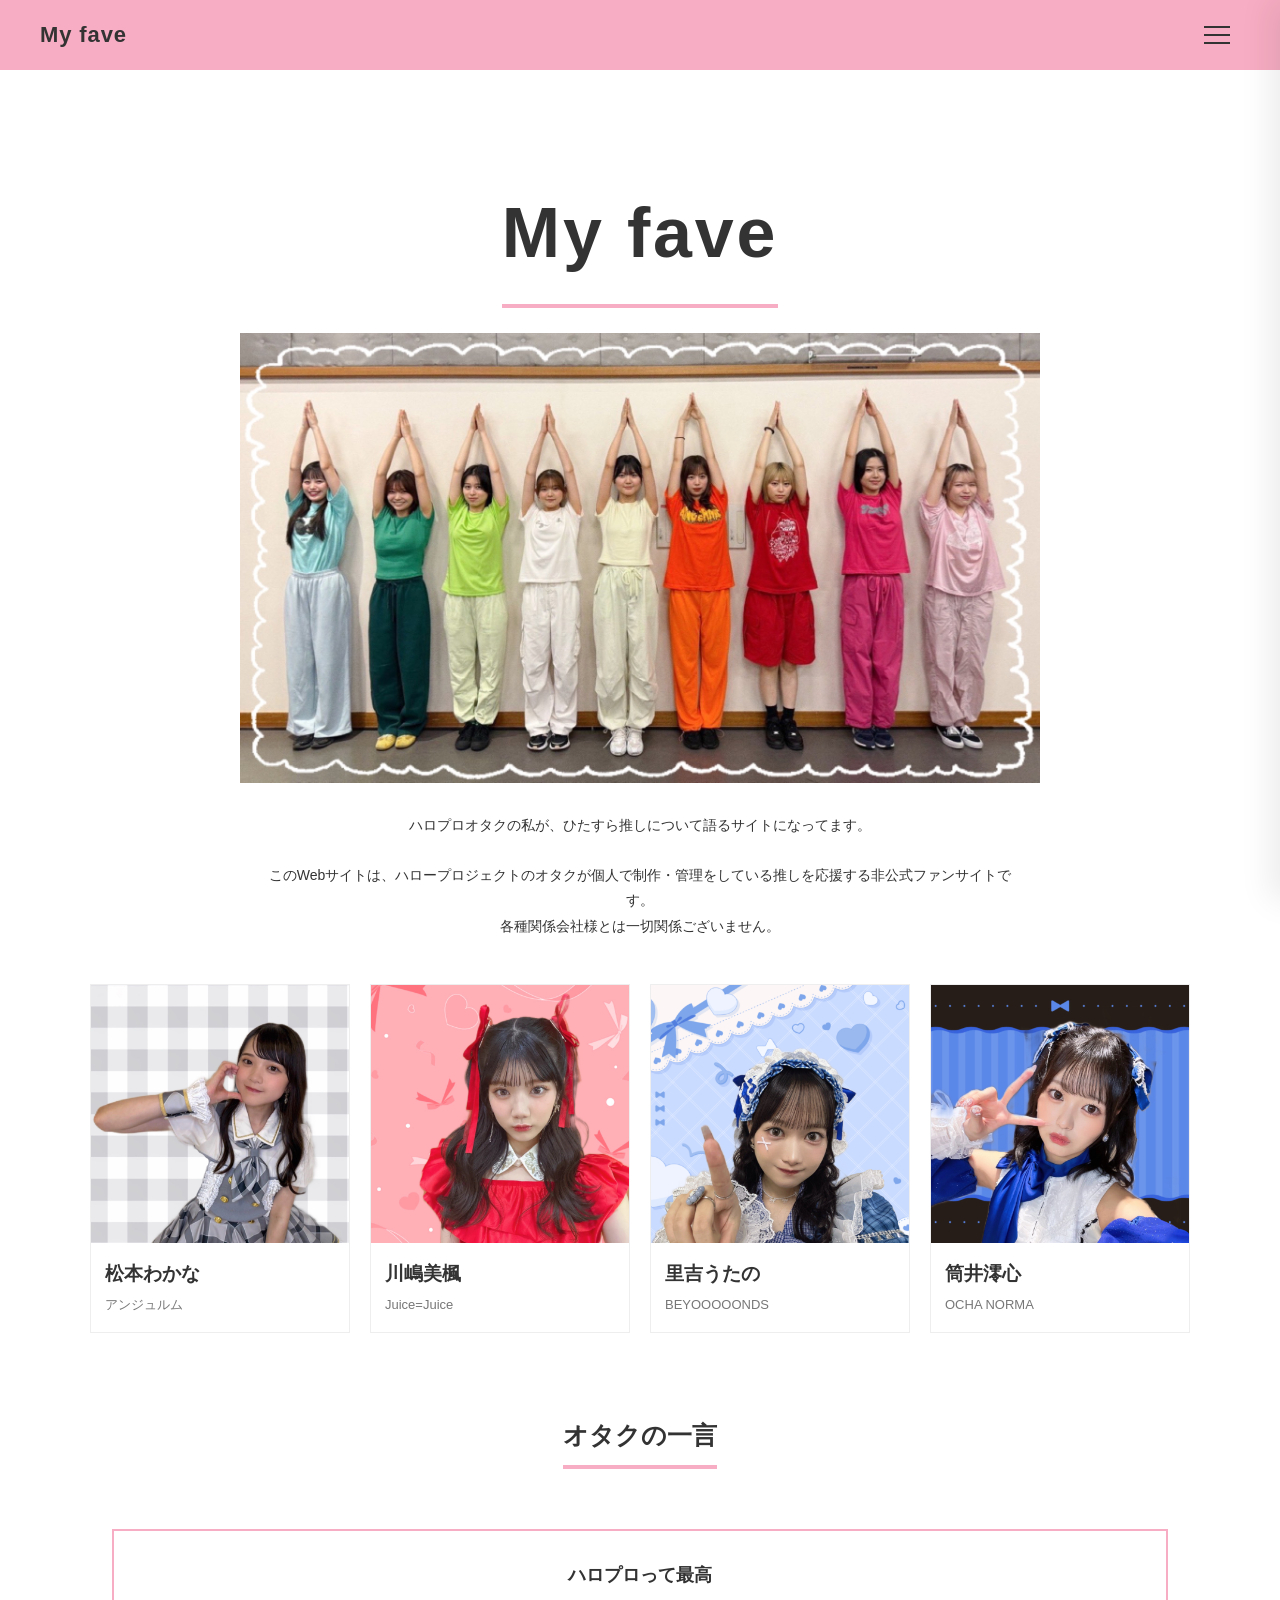
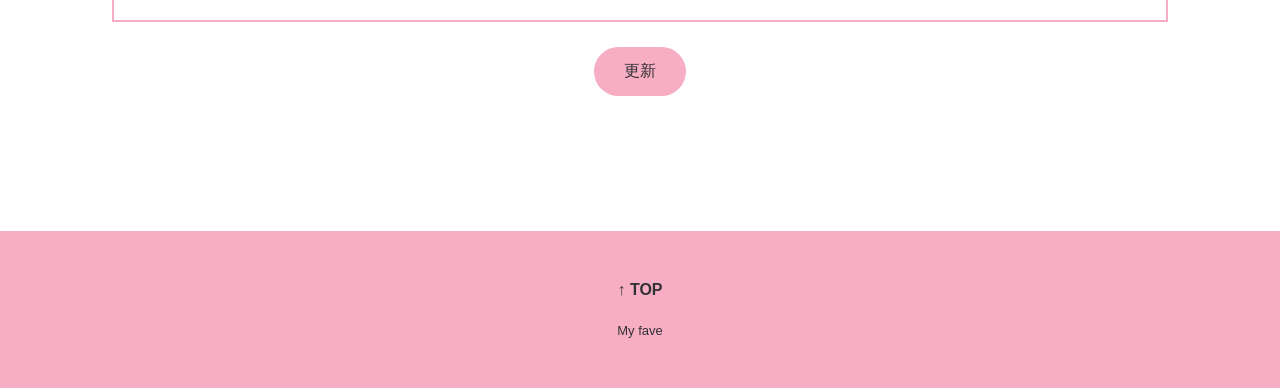
<file: index.html>
<!DOCTYPE html>
<html lang="ja">
<head>
  <meta charset="UTF-8">
  <meta name="viewport" content="width=device-width, initial-scale=1.0">
  <title>My fave</title>
  <link rel="stylesheet" href="style.css">
</head>

<body>

  <!-- Loading -->
  <div id="loading-screen">
    <div id="loading-number">0</div>
  </div>

  <!-- Header -->
  <header class="site-header">
    <a href="index.html" class="site-logo">My fave</a>

    <button class="menu-button" id="menu-button" aria-label="メニュー">
      <span></span>
      <span></span>
      <span></span>
    </button>
  </header>

  <!-- Menu -->
  <nav class="menu-panel" id="menu-panel">
    <a href="index.html">TOP</a>
    <a href="wakana.html">松本わかな</a>
    <a href="mifu.html">川嶋美楓</a>
    <a href="utano.html">里吉うたの</a>
    <a href="roko.html">筒井澪心</a>
  </nav>

  <div class="menu-overlay" id="menu-overlay"></div>

  <main>

    <!-- Intro -->
    <section class="intro">

      <h1>My fave</h1>

      <!-- Intro image -->
      <div class="intro-image">
        <img src="IMG_6021.jpeg" alt="My fave">
      </div>

      <p>
        ハロプロオタクの私が、ひたすら推しについて語るサイトになってます。<br>
        <br>
        このWebサイトは、ハロープロジェクトのオタクが個人で制作・管理をしている推しを応援する非公式ファンサイトです。<br>
        各種関係会社様とは一切関係ございません。
      </p>

    </section>


    <!-- Members -->
    <section class="members">

      <a href="wakana.html" class="member-card member-wakana">
        <img src="IMG_6048.jpeg" alt="松本わかな">
        <h2>松本わかな</h2>
        <p>アンジュルム</p>
      </a>

      <a href="mifu.html" class="member-card member-mifu">
        <img src="IMG_6046.jpeg" alt="川嶋美楓">
        <h2>川嶋美楓</h2>
        <p>Juice=Juice</p>
      </a>

      <a href="utano.html" class="member-card member-utano">
        <img src="IMG_6047.jpeg" alt="里吉うたの">
        <h2>里吉うたの</h2>
        <p>BEYOOOOONDS</p>
      </a>

      <a href="roko.html" class="member-card member-roko">
        <img src="IMG_6045.jpeg" alt="筒井澪心">
        <h2>筒井澪心</h2>
        <p>OCHA NORMA</p>
      </a>

    </section>


    <!-- Otaku comment -->
    <section class="otaku-comment">

      <h2>オタクの一言</h2>

      <div class="comment-card">
        <p id="random-comment">
          ハロプロって最高
        </p>

        <button id="random-button" type="button">
          更新
        </button>
      </div>

    </section>

  </main>


  <!-- Footer -->
  <footer class="site-footer">
    <a href="#" class="top-link">↑ TOP</a>
    <p>My fave</p>
  </footer>


  <script src="script.js"></script>

</body>
</html>
</file>
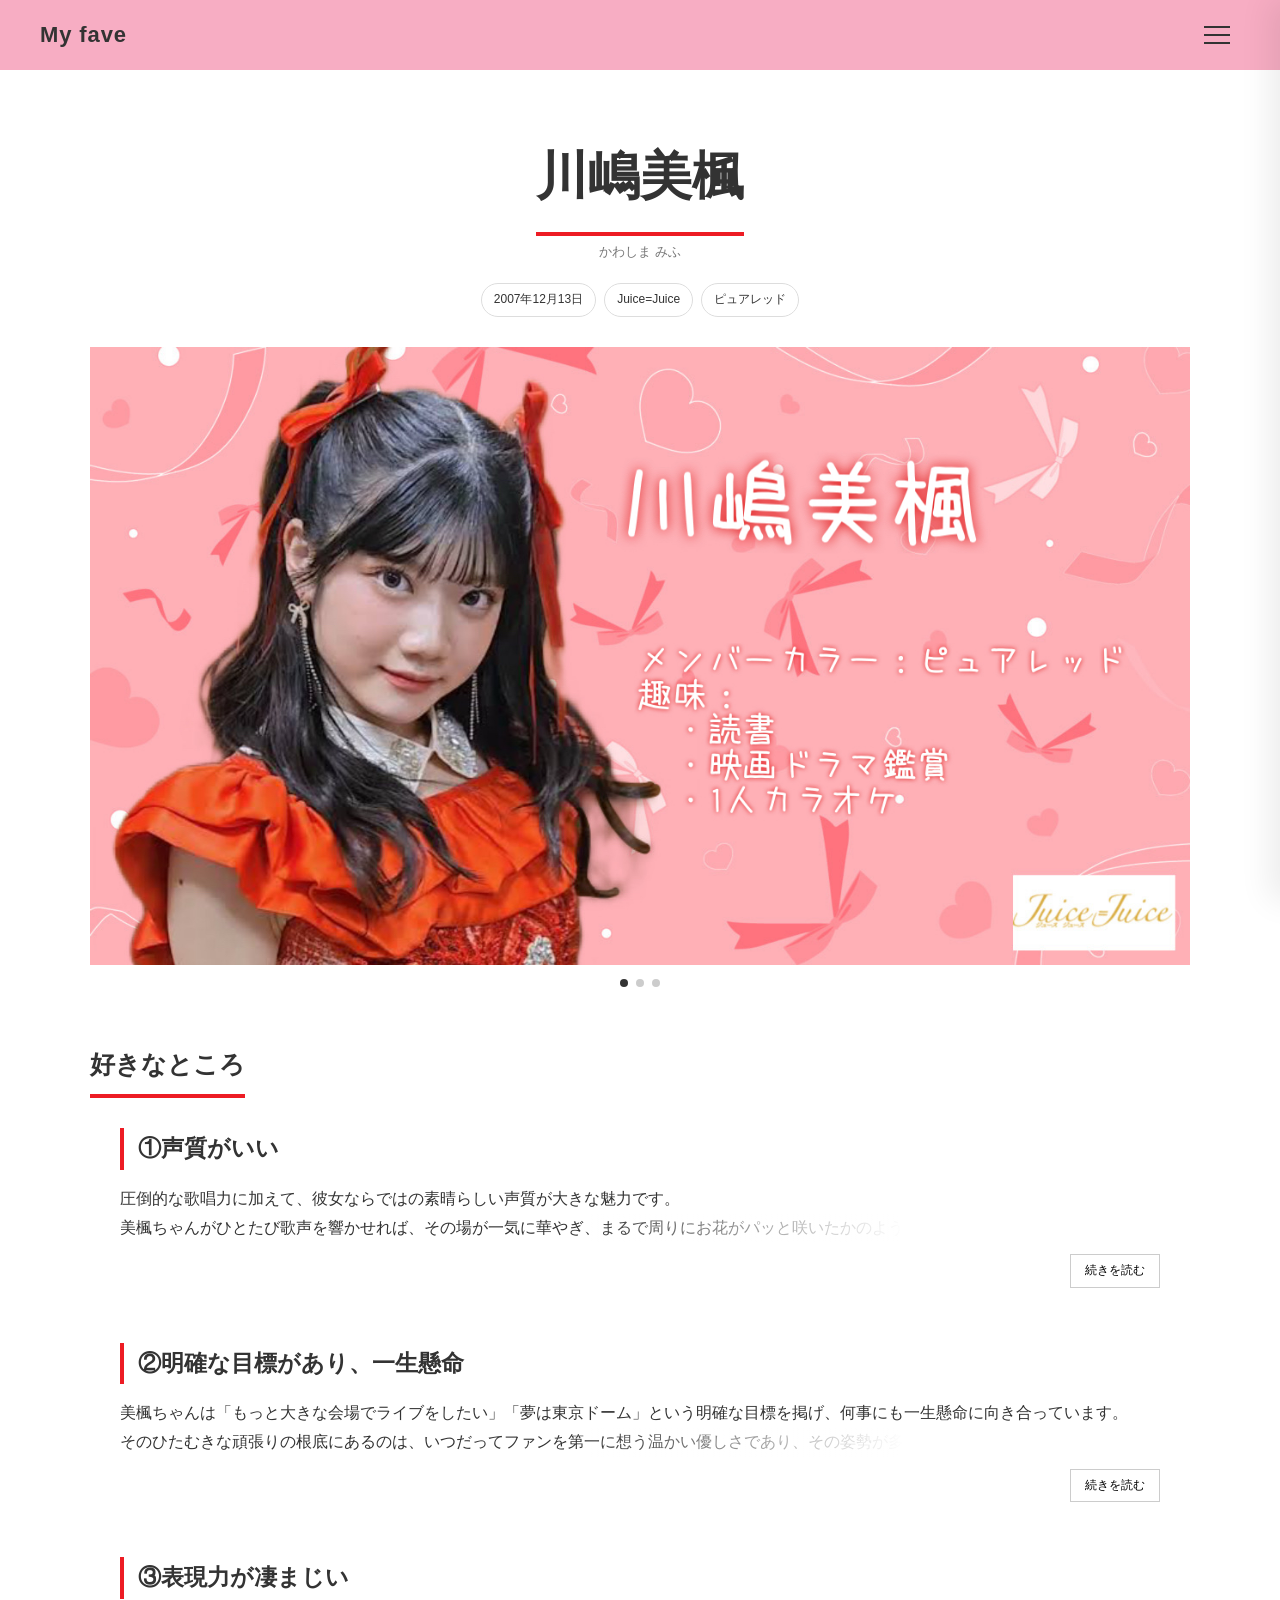
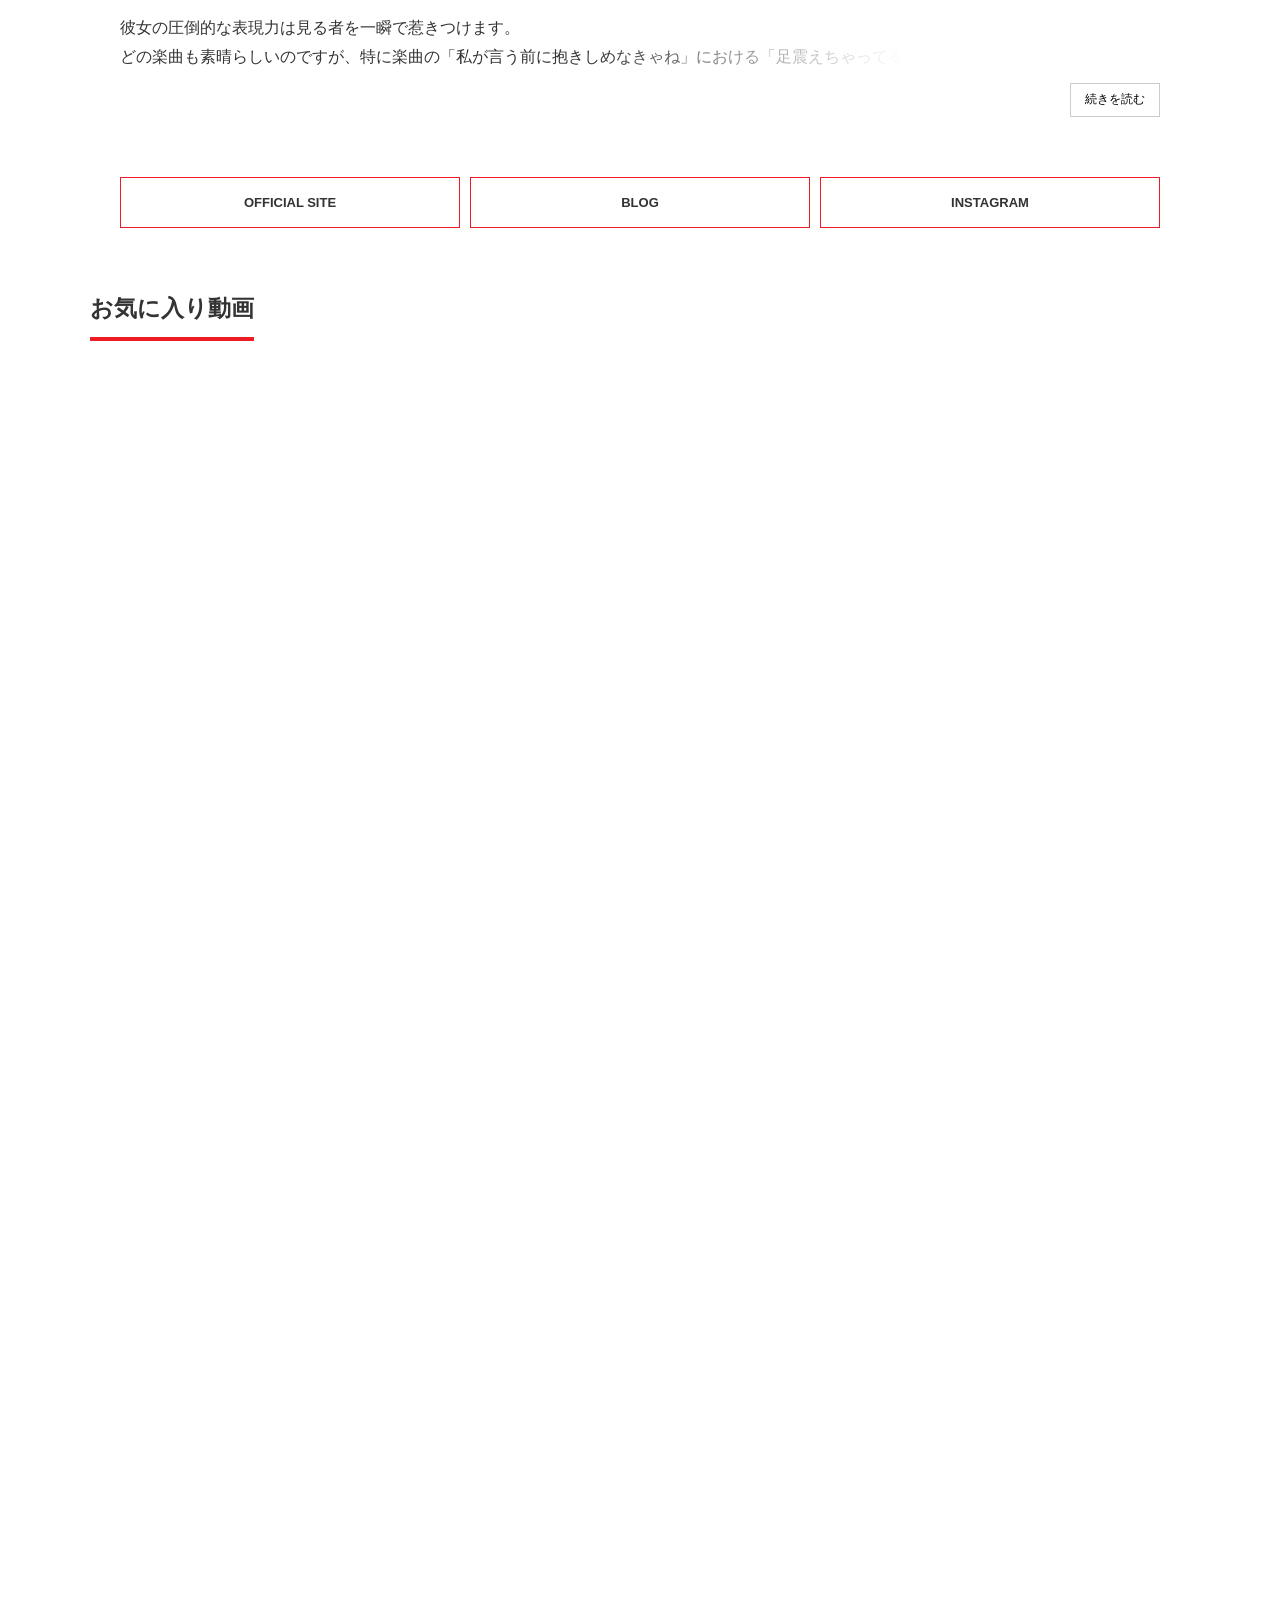
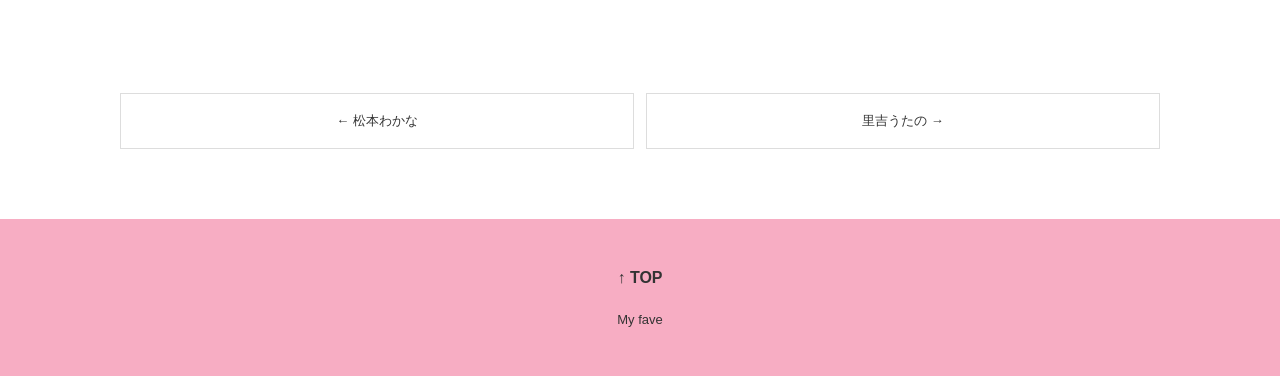
<file: mifu.html>
<!DOCTYPE html>
<html lang="ja">
<head>
  <meta charset="UTF-8">
  <meta name="viewport" content="width=device-width, initial-scale=1.0">
  <title>川嶋美楓 | My fave</title>
  <link rel="stylesheet" href="style.css">

  <style>
    :root {
      --member-color: #ed1c24;
    }

    .profile-header h1 {
      display: inline-block;
      padding-bottom: 8px;
      border-bottom: 4px solid #ed1c24;
    }

    .favorite-title {
      border-bottom-color: #ed1c24;
    }
  </style>
</head>

<body>

  <!-- Header -->
  <header class="site-header">
    <a href="index.html" class="site-logo">My fave</a>

    <button class="menu-button" id="menu-button" aria-label="メニュー">
      <span></span>
      <span></span>
      <span></span>
    </button>
  </header>


  <!-- Menu -->
  <nav class="menu-panel" id="menu-panel">
    <a href="index.html">TOP</a>
    <a href="wakana.html">松本わかな</a>
    <a href="mifu.html">川嶋美楓</a>
    <a href="utano.html">里吉うたの</a>
    <a href="roko.html">筒井澪心</a>
  </nav>

  <div class="menu-overlay" id="menu-overlay"></div>


  <main class="profile-main">

    <!-- Profile -->
    <section class="profile-header">

      <h1>川嶋美楓</h1>

      <p class="profile-reading">
        かわしま みふ
      </p>

      <div class="profile-info">
        <span>2007年12月13日</span>
        <span>Juice=Juice</span>
        <span>ピュアレッド</span>
      </div>

    </section>


    <!-- Carousel -->
    <section class="carousel" data-carousel>

      <div class="carousel-track">

        <div class="carousel-slide">
          <img src="IMG_6015.jpeg" alt="川嶋美楓">
        </div>

        <div class="carousel-slide">
          <img src="IMG_6010.jpeg" alt="川嶋美楓">
        </div>

        <div class="carousel-slide">
          <img src="IMG_6007.jpeg" alt="川嶋美楓">
        </div>

      </div>

      <button class="carousel-arrow carousel-prev" type="button">
        ‹
      </button>

      <button class="carousel-arrow carousel-next" type="button">
        ›
      </button>

      <div class="carousel-dots">
        <button class="carousel-dot active" type="button"></button>
        <button class="carousel-dot" type="button"></button>
        <button class="carousel-dot" type="button"></button>
      </div>

    </section>


    <!-- Favorite -->
    <h2 class="favorite-title">好きなところ</h2>


    <!-- Favorite 1 -->
    <section class="favorite-section">

      <h2>①声質がいい</h2>

      <div class="favorite-text collapsed">
        圧倒的な歌唱力に加えて、彼女ならではの素晴らしい声質が大きな魅力です。<br>
        美楓ちゃんがひとたび歌声を響かせれば、その場が一気に華やぎ、まるで周りにお花がパッと咲いたかのような明るい空気に包まれる気がします。<br>
        特に、楽曲「禁断少女」の落ちサビが魅力的でファンになりました。<br>
      </div>

      <button class="read-more" type="button">
        続きを読む
      </button>

    </section>


    <!-- Favorite 2 -->
    <section class="favorite-section">

      <h2>②明確な目標があり、一生懸命</h2>

      <div class="favorite-text collapsed">
        美楓ちゃんは「もっと大きな会場でライブをしたい」「夢は東京ドーム」という明確な目標を掲げ、何事にも一生懸命に向き合っています。<br>
        そのひたむきな頑張りの根底にあるのは、いつだってファンを第一に想う温かい優しさであり、その姿勢が多くの人を惹きつけています。<br>
      </div>

      <button class="read-more" type="button">
        続きを読む
      </button>

    </section>


    <!-- Favorite 3 -->
    <section class="favorite-section">

      <h2>③表現力が凄まじい</h2>

      <div class="favorite-text collapsed">
        彼女の圧倒的な表現力は見る者を一瞬で惹きつけます。<br>
        どの楽曲も素晴らしいのですが、特に楽曲の「私が言う前に抱きしめなきゃね」における「足震えちゃってる男子 Bye Bye」というフレーズの歌いこなしは、あまりにもヒロイン感が溢れていて最高です。<br>
      </div>

      <button class="read-more" type="button">
        続きを読む
      </button>

    </section>


    <!-- External links -->
    <section class="external-links">

      <a
        href="https://helloproject.com/juicejuice/mifu_kawashima/"
        target="_blank"
        rel="noopener">
        OFFICIAL SITE
      </a>

      <a
        href="https://ameblo.jp/juicejuice-official/theme-10118534647.html"
        target="_blank"
        rel="noopener">
        BLOG
      </a>

      <a
        href="https://www.instagram.com/mifu_kawashima.official/?utm_source=ig_web_button_share_sheet"
        target="_blank"
        rel="noopener">
        INSTAGRAM
      </a>

    </section>


    <!-- YouTube -->
    <section class="youtube-section">

      <h2>お気に入り動画</h2>

      <div class="youtube-box">
        <iframe
          src="https://www.youtube.com/embed/66T4PgpJDn8"
          title="川嶋美楓 YouTube"
          allowfullscreen>
        </iframe>
      </div>

      <div class="youtube-box">
        <iframe
          src="https://www.youtube.com/embed/RGDQLmLIsCY"
          title="川嶋美楓 YouTube"
          allowfullscreen>
        </iframe>
      </div>

    </section>


    <!-- Previous / Next -->
    <nav class="profile-navigation">

      <a href="wakana.html">
        ← 松本わかな
      </a>

      <a href="utano.html">
        里吉うたの →
      </a>

    </nav>

  </main>


  <!-- Footer -->
  <footer class="site-footer">

    <a href="#" class="top-link">
      ↑ TOP
    </a>

    <p>My fave</p>

  </footer>


  <script src="script.js"></script>

</body>
</html>
</file>
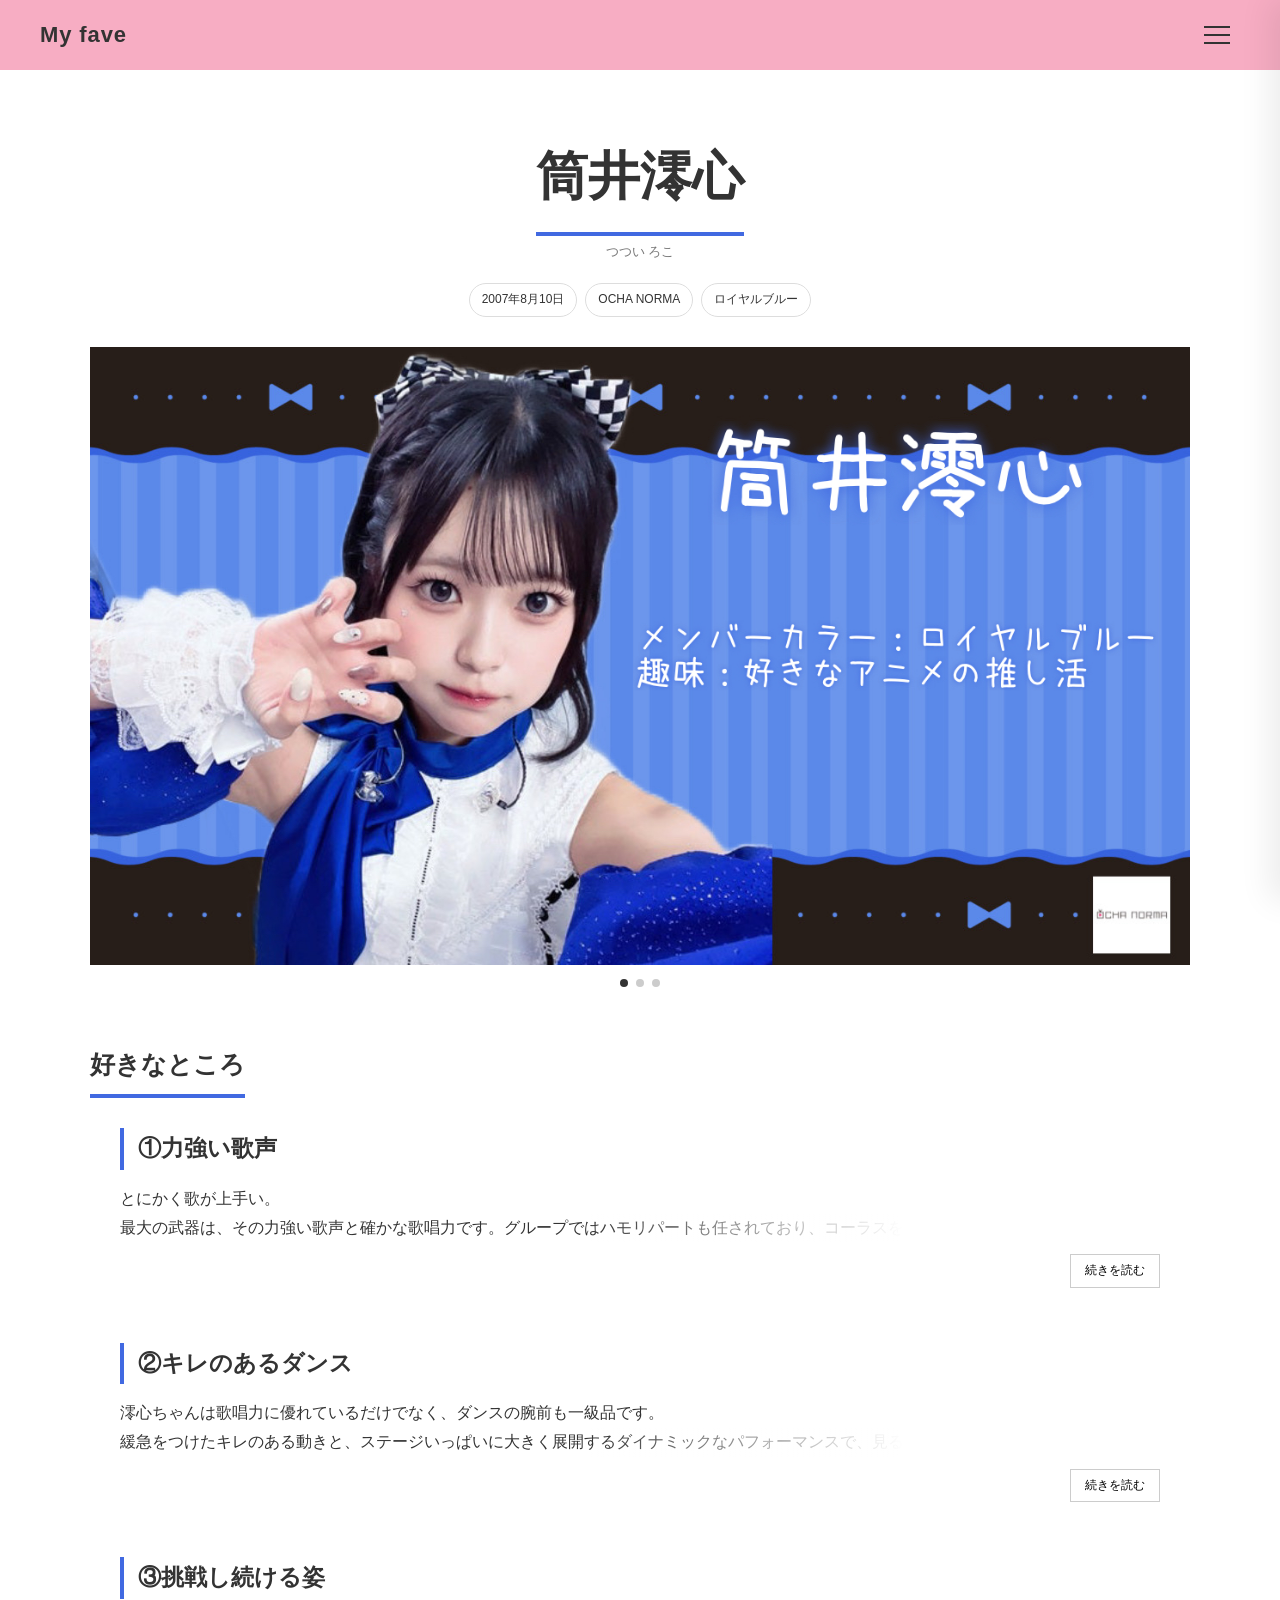
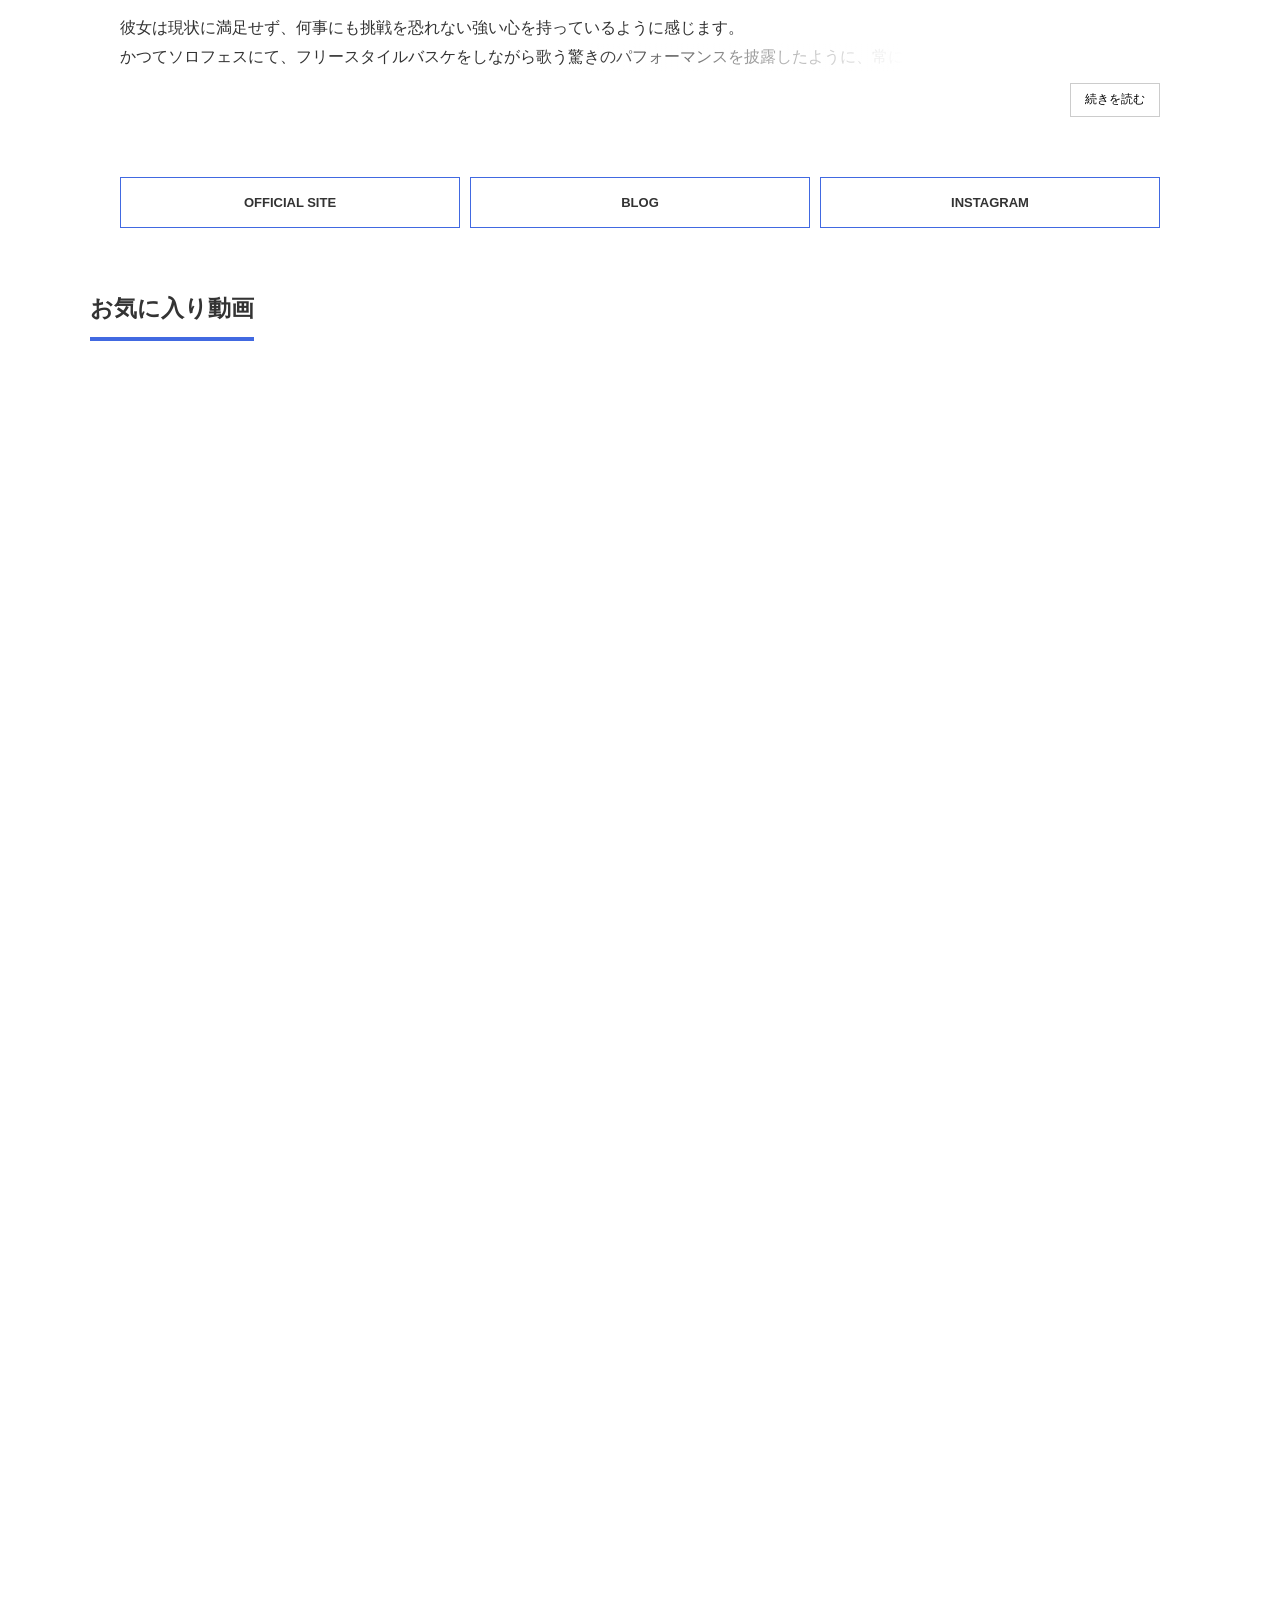
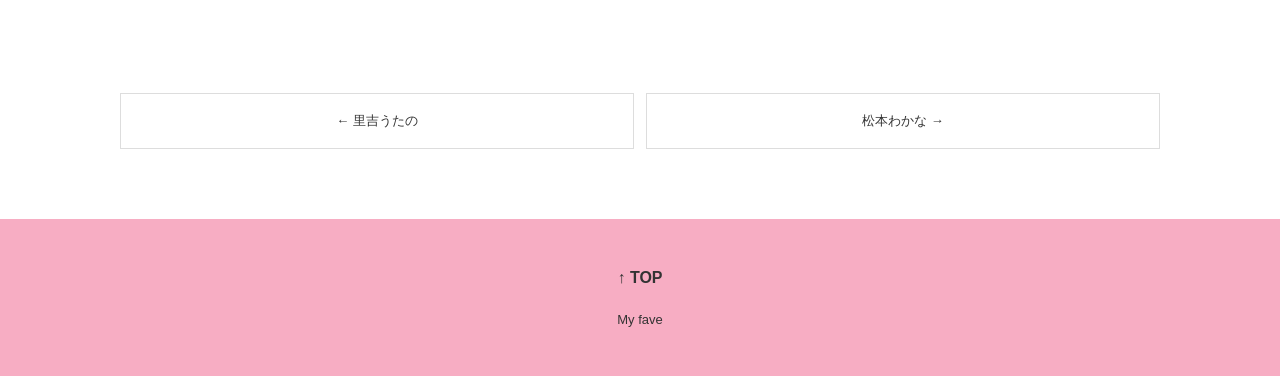
<file: roko.html>
<!DOCTYPE html>
<html lang="ja">
<head>
  <meta charset="UTF-8">
  <meta name="viewport" content="width=device-width, initial-scale=1.0">
  <title>筒井澪心 | My fave</title>
  <link rel="stylesheet" href="style.css">

  <style>
    :root {
      --member-color: #4169e1;
    }

    .profile-header h1 {
      display: inline-block;
      padding-bottom: 8px;
      border-bottom: 4px solid #4169e1;
    }

    .favorite-title {
      border-bottom-color: #4169e1;
    }
  </style>
</head>

<body>

  <!-- Header -->
  <header class="site-header">
    <a href="index.html" class="site-logo">My fave</a>

    <button class="menu-button" id="menu-button" aria-label="メニュー">
      <span></span>
      <span></span>
      <span></span>
    </button>
  </header>


  <!-- Menu -->
  <nav class="menu-panel" id="menu-panel">
    <a href="index.html">TOP</a>
    <a href="wakana.html">松本わかな</a>
    <a href="mifu.html">川嶋美楓</a>
    <a href="utano.html">里吉うたの</a>
    <a href="roko.html">筒井澪心</a>
  </nav>

  <div class="menu-overlay" id="menu-overlay"></div>


  <main class="profile-main">

    <!-- Profile -->
    <section class="profile-header">

      <h1>筒井澪心</h1>

      <p class="profile-reading">
        つつい ろこ
      </p>

      <div class="profile-info">
        <span>2007年8月10日</span>
        <span>OCHA NORMA</span>
        <span>ロイヤルブルー</span>
      </div>

    </section>


    <!-- Carousel -->
    <section class="carousel" data-carousel>

      <div class="carousel-track">

        <div class="carousel-slide">
          <img src="IMG_6008.jpeg" alt="筒井澪心">
        </div>

        <div class="carousel-slide">
          <img src="IMG_6016.jpeg" alt="筒井澪心">
        </div>

        <div class="carousel-slide">
          <img src="IMG_6011.jpeg" alt="筒井澪心">
        </div>

      </div>

      <button class="carousel-arrow carousel-prev" type="button">
        ‹
      </button>

      <button class="carousel-arrow carousel-next" type="button">
        ›
      </button>

      <div class="carousel-dots">
        <button class="carousel-dot active" type="button"></button>
        <button class="carousel-dot" type="button"></button>
        <button class="carousel-dot" type="button"></button>
      </div>

    </section>


    <!-- Favorite -->
    <h2 class="favorite-title">好きなところ</h2>


    <!-- Favorite 1 -->
    <section class="favorite-section">

      <h2>①力強い歌声</h2>

      <div class="favorite-text collapsed">
        とにかく歌が上手い。<br>
        最大の武器は、その力強い歌声と確かな歌唱力です。グループではハモリパートも任されており、コーラスを支える実力派の一人です。<br>
        特に、楽器の音がないアカペラで堂々と歌い上げる姿は、彼女の歌のうまさがダイレクトに伝わってきて圧倒的な聴きごたえがあります。<br>
      </div>

      <button class="read-more" type="button">
        続きを読む
      </button>

    </section>


    <!-- Favorite 2 -->
    <section class="favorite-section">

      <h2>②キレのあるダンス</h2>

      <div class="favorite-text collapsed">
        澪心ちゃんは歌唱力に優れているだけでなく、ダンスの腕前も一級品です。<br>
        緩急をつけたキレのある動きと、ステージいっぱいに大きく展開するダイナミックなパフォーマンスで、見る者を一瞬で引き込みます。<br>
        OCHA NORMA初の武道館ライブでかっこよすぎて泣いた。<br>
      </div>

      <button class="read-more" type="button">
        続きを読む
      </button>

    </section>


    <!-- Favorite 3 -->
    <section class="favorite-section">

      <h2>③挑戦し続ける姿</h2>

      <div class="favorite-text collapsed">
        彼女は現状に満足せず、何事にも挑戦を恐れない強い心を持っているように感じます。<br>
        かつてソロフェスにて、フリースタイルバスケをしながら歌う驚きのパフォーマンスを披露したように、常に新しいことに挑み続けるその姿からは、熱い野心と飽くなき向上心がひしひしと伝わってきます。<br>
      </div>

      <button class="read-more" type="button">
        続きを読む
      </button>

    </section>


    <!-- External links -->
    <section class="external-links">

      <a
        href="https://helloproject.com/ochanorma/roko_tsutsui/"
        target="_blank"
        rel="noopener">
        OFFICIAL SITE
      </a>

      <a
        href="https://ameblo.jp/ocha-norma/theme-10116081828.html"
        target="_blank"
        rel="noopener">
        BLOG
      </a>

      <a
        href="https://www.instagram.com/roko_tsutsui.official/?utm_source=ig_web_button_share_sheet"
        target="_blank"
        rel="noopener">
        INSTAGRAM
      </a>

    </section>


    <!-- YouTube -->
    <section class="youtube-section">

      <h2>お気に入り動画</h2>

      <div class="youtube-box">
        <iframe
          src="https://www.youtube.com/embed/w0e8b3ILfT8"
          title="筒井澪心 YouTube"
          allowfullscreen>
        </iframe>
      </div>

      <div class="youtube-box">
        <iframe
          src="https://www.youtube.com/embed/YlQEhapgvd4"
          title="筒井澪心 YouTube"
          allowfullscreen>
        </iframe>
      </div>

    </section>


    <!-- Previous / Next -->
    <nav class="profile-navigation">

      <a href="utano.html">
        ← 里吉うたの
      </a>

      <a href="wakana.html">
        松本わかな →
      </a>

    </nav>

  </main>


  <!-- Footer -->
  <footer class="site-footer">

    <a href="#" class="top-link">
      ↑ TOP
    </a>

    <p>My fave</p>

  </footer>


  <script src="script.js"></script>

</body>
</html>
</file>
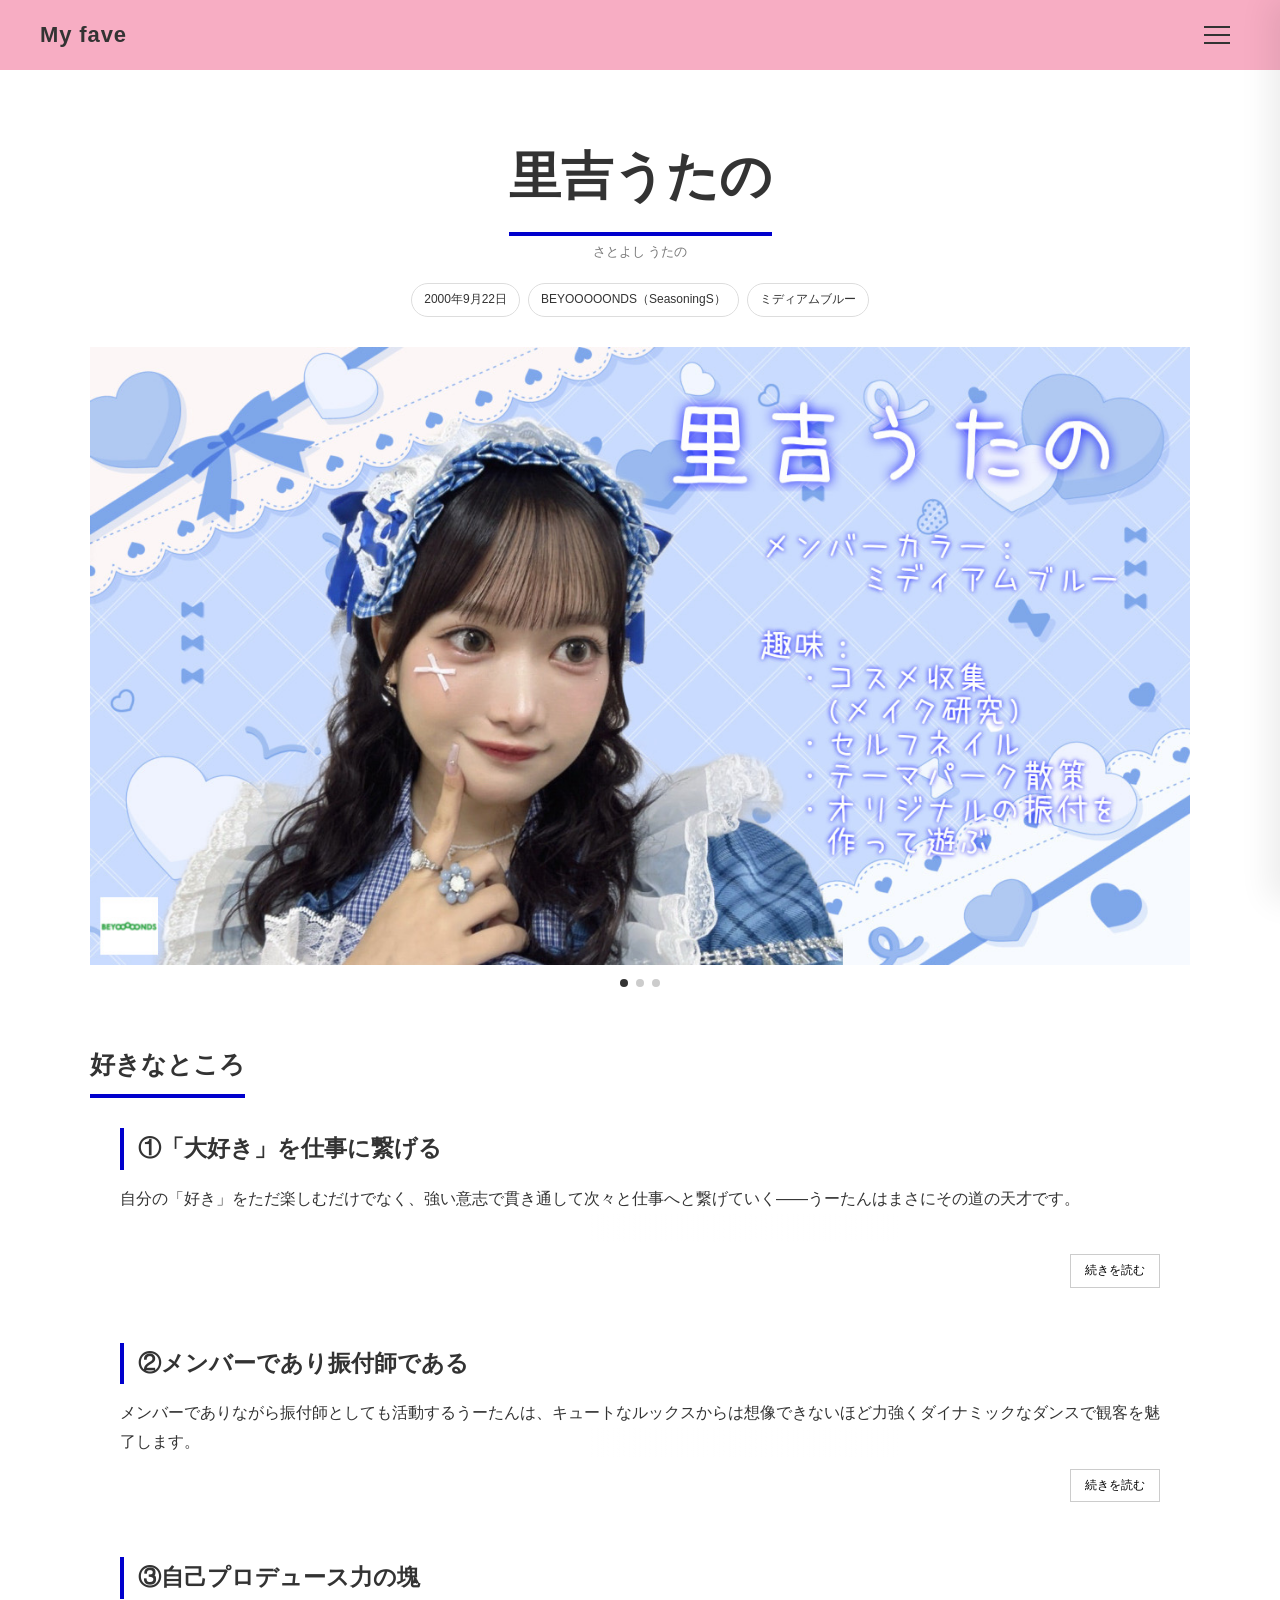
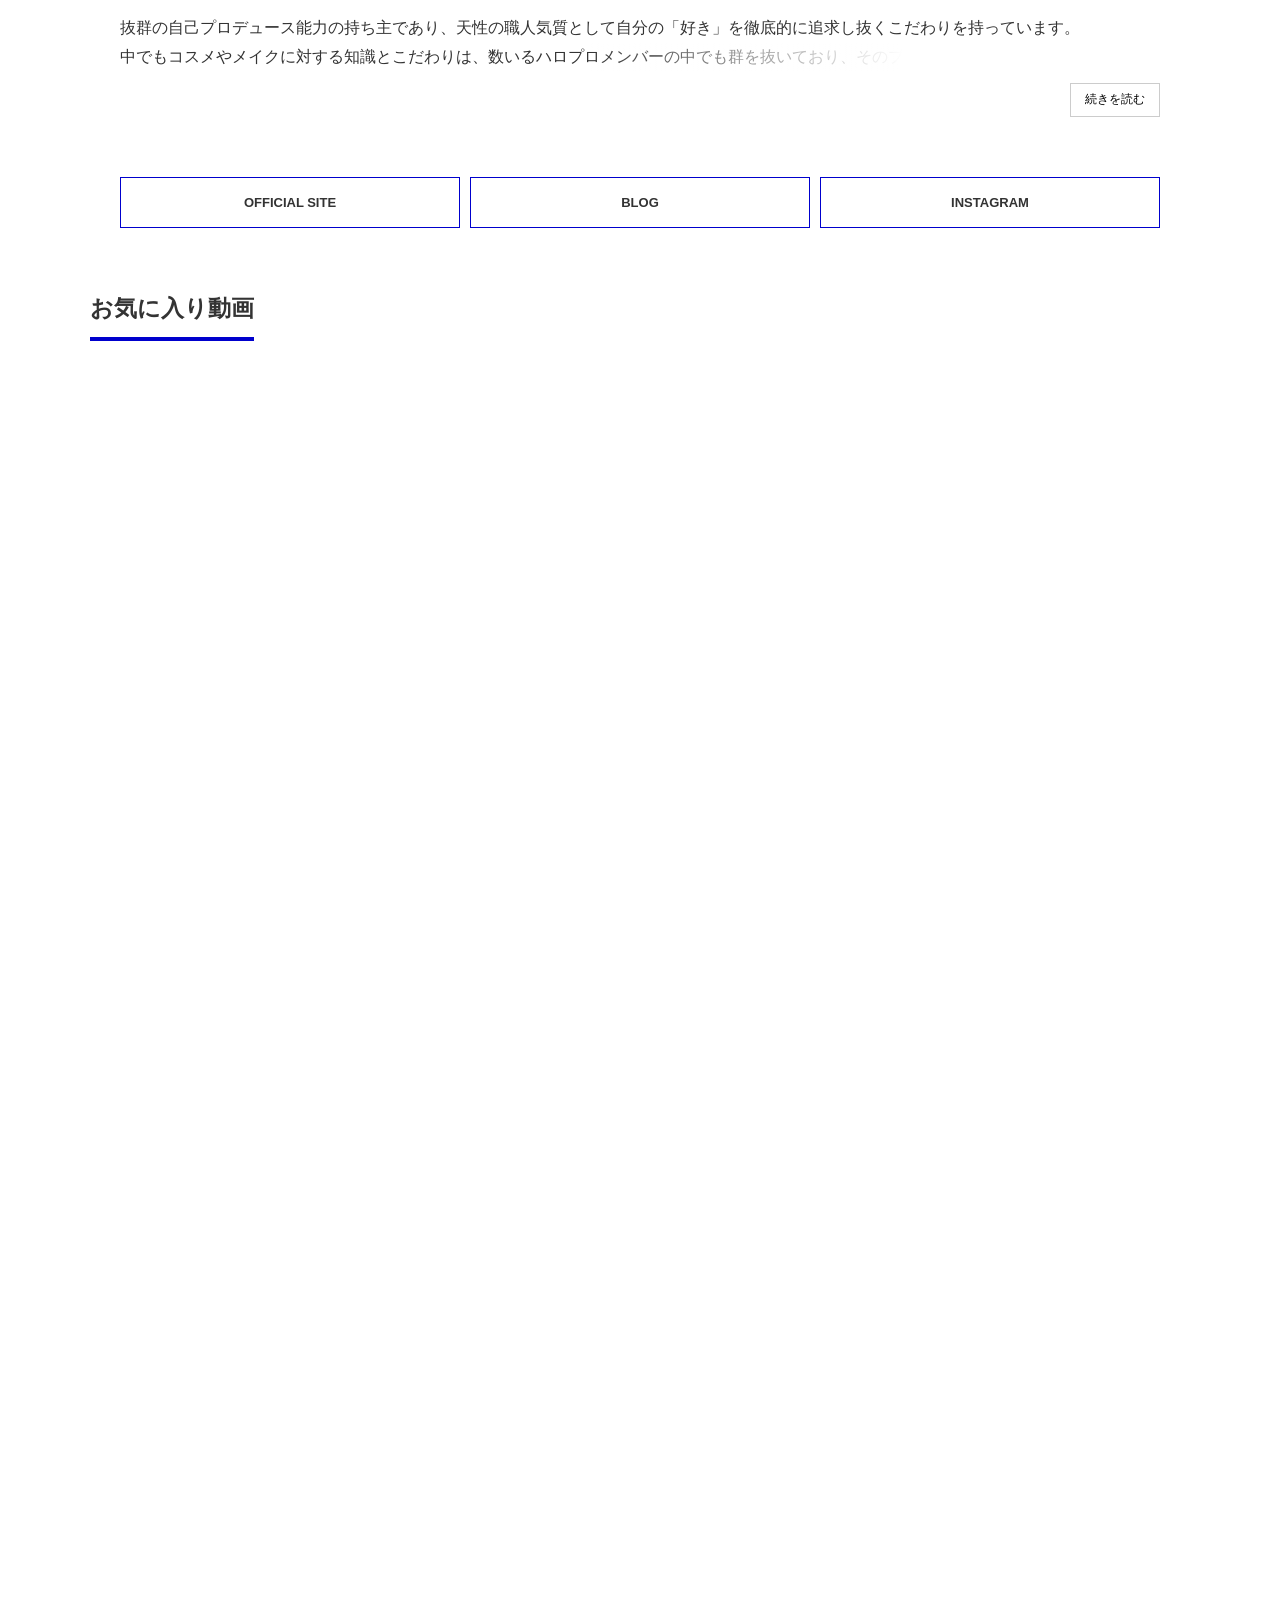
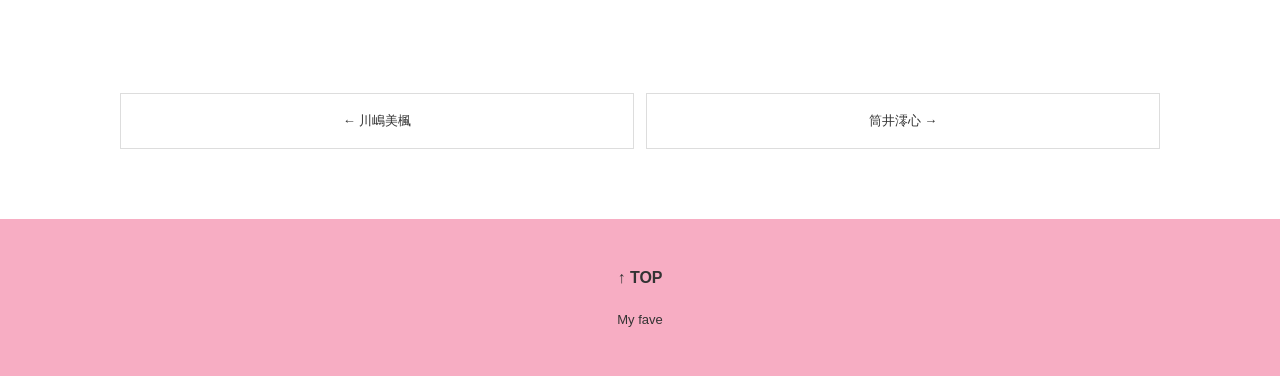
<file: utano.html>
<!DOCTYPE html>
<html lang="ja">
<head>
  <meta charset="UTF-8">
  <meta name="viewport" content="width=device-width, initial-scale=1.0">
  <title>里吉うたの | My fave</title>
  <link rel="stylesheet" href="style.css">

  <style>
    :root {
      --member-color: #0000cd;
    }

    .profile-header h1 {
      display: inline-block;
      padding-bottom: 8px;
      border-bottom: 4px solid #0000cd;
    }

    .favorite-title {
      border-bottom-color: #0000cd;
    }
  </style>
</head>

<body>

  <!-- Header -->
  <header class="site-header">
    <a href="index.html" class="site-logo">My fave</a>

    <button class="menu-button" id="menu-button" aria-label="メニュー">
      <span></span>
      <span></span>
      <span></span>
    </button>
  </header>


  <!-- Menu -->
  <nav class="menu-panel" id="menu-panel">
    <a href="index.html">TOP</a>
    <a href="wakana.html">松本わかな</a>
    <a href="mifu.html">川嶋美楓</a>
    <a href="utano.html">里吉うたの</a>
    <a href="roko.html">筒井澪心</a>
  </nav>

  <div class="menu-overlay" id="menu-overlay"></div>


  <main class="profile-main">

    <!-- Profile -->
    <section class="profile-header">

      <h1>里吉うたの</h1>

      <p class="profile-reading">
        さとよし うたの
      </p>

      <div class="profile-info">
        <span>2000年9月22日</span>
        <span>BEYOOOOONDS（SeasoningS）</span>
        <span>ミディアムブルー</span>
      </div>

    </section>


    <!-- Carousel -->
    <section class="carousel" data-carousel>

      <div class="carousel-track">

        <div class="carousel-slide">
          <img src="IMG_6013.jpeg" alt="里吉うたの">
        </div>

        <div class="carousel-slide">
          <img src="IMG_6012.jpeg" alt="里吉うたの">
        </div>

        <div class="carousel-slide">
          <img src="IMG_6009.jpeg" alt="里吉うたの">
        </div>

      </div>

      <button class="carousel-arrow carousel-prev" type="button">
        ‹
      </button>

      <button class="carousel-arrow carousel-next" type="button">
        ›
      </button>

      <div class="carousel-dots">
        <button class="carousel-dot active" type="button"></button>
        <button class="carousel-dot" type="button"></button>
        <button class="carousel-dot" type="button"></button>
      </div>

    </section>


    <!-- Favorite -->
    <h2 class="favorite-title">好きなところ</h2>


    <!-- Favorite 1 -->
    <section class="favorite-section">

      <h2>①「大好き」を仕事に繋げる</h2>

      <div class="favorite-text collapsed">
        自分の「好き」をただ楽しむだけでなく、強い意志で貫き通して次々と仕事へと繋げていく――うーたんはまさにその道の天才です。<br>
        <br>
        そのブレない姿勢こそが数々の実績を生み出しており、「夢見ることができれば、それは実現できる」という座右の銘を自らの生き方で真っ直ぐに体現している姿が、とても眩しく輝いています。<br>
      </div>

      <button class="read-more" type="button">
        続きを読む
      </button>

    </section>


    <!-- Favorite 2 -->
    <section class="favorite-section">

      <h2>②メンバーであり振付師である</h2>

      <div class="favorite-text collapsed">
        メンバーでありながら振付師としても活動するうーたんは、キュートなルックスからは想像できないほど力強くダイナミックなダンスで観客を魅了します。<br>
        これまでに『あゝ君に転生』『ポジティブプログラム』『ハイ！テンション』といった楽曲の振り付けを手がけており、細部にまで強いこだわりを宿しながら、思わず真似したくなる分かりやすく印象的な動きや、各メンバーの個性を最大限に活かしたポーズを取り入れているのが大きな特徴です。<br>
      </div>

      <button class="read-more" type="button">
        続きを読む
      </button>

    </section>


    <!-- Favorite 3 -->
    <section class="favorite-section">

      <h2>③自己プロデュース力の塊</h2>

      <div class="favorite-text collapsed">
        抜群の自己プロデュース能力の持ち主であり、天性の職人気質として自分の「好き」を徹底的に追求し抜くこだわりを持っています。<br>
        中でもコスメやメイクに対する知識とこだわりは、数いるハロプロメンバーの中でも群を抜いており、そのプロ意識の高さが自身の魅力を一層引き立てています。<br>
        まじでガンプラとかやらせたらとんでも無く時間をかけそう。<br>
      </div>

      <button class="read-more" type="button">
        続きを読む
      </button>

    </section>


    <!-- External links -->
    <section class="external-links">

      <a
        href="https://helloproject.com/beyooooonds/utano_satoyoshi/"
        target="_blank"
        rel="noopener">
        OFFICIAL SITE
      </a>

      <a
        href="https://ameblo.jp/beyooooonds/theme-10108019359.html"
        target="_blank"
        rel="noopener">
        BLOG
      </a>

      <a
        href="https://www.instagram.com/utano_satoyoshi.official/?utm_source=ig_web_button_share_sheet"
        target="_blank"
        rel="noopener">
        INSTAGRAM
      </a>

    </section>


    <!-- YouTube -->
    <section class="youtube-section">

      <h2>お気に入り動画</h2>

      <div class="youtube-box">
        <iframe
          src="https://www.youtube.com/embed/E8YhsgBwD8Y"
          title="里吉うたの YouTube"
          allowfullscreen>
        </iframe>
      </div>

      <div class="youtube-box">
        <iframe
          src="https://www.youtube.com/embed/z55lGMgG3o0"
          title="里吉うたの YouTube"
          allowfullscreen>
        </iframe>
      </div>

    </section>


    <!-- Previous / Next -->
    <nav class="profile-navigation">

      <a href="mifu.html">
        ← 川嶋美楓
      </a>

      <a href="roko.html">
        筒井澪心 →
      </a>

    </nav>

  </main>


  <!-- Footer -->
  <footer class="site-footer">

    <a href="#" class="top-link">
      ↑ TOP
    </a>

    <p>My fave</p>

  </footer>


  <script src="script.js"></script>

</body>
</html>
</file>
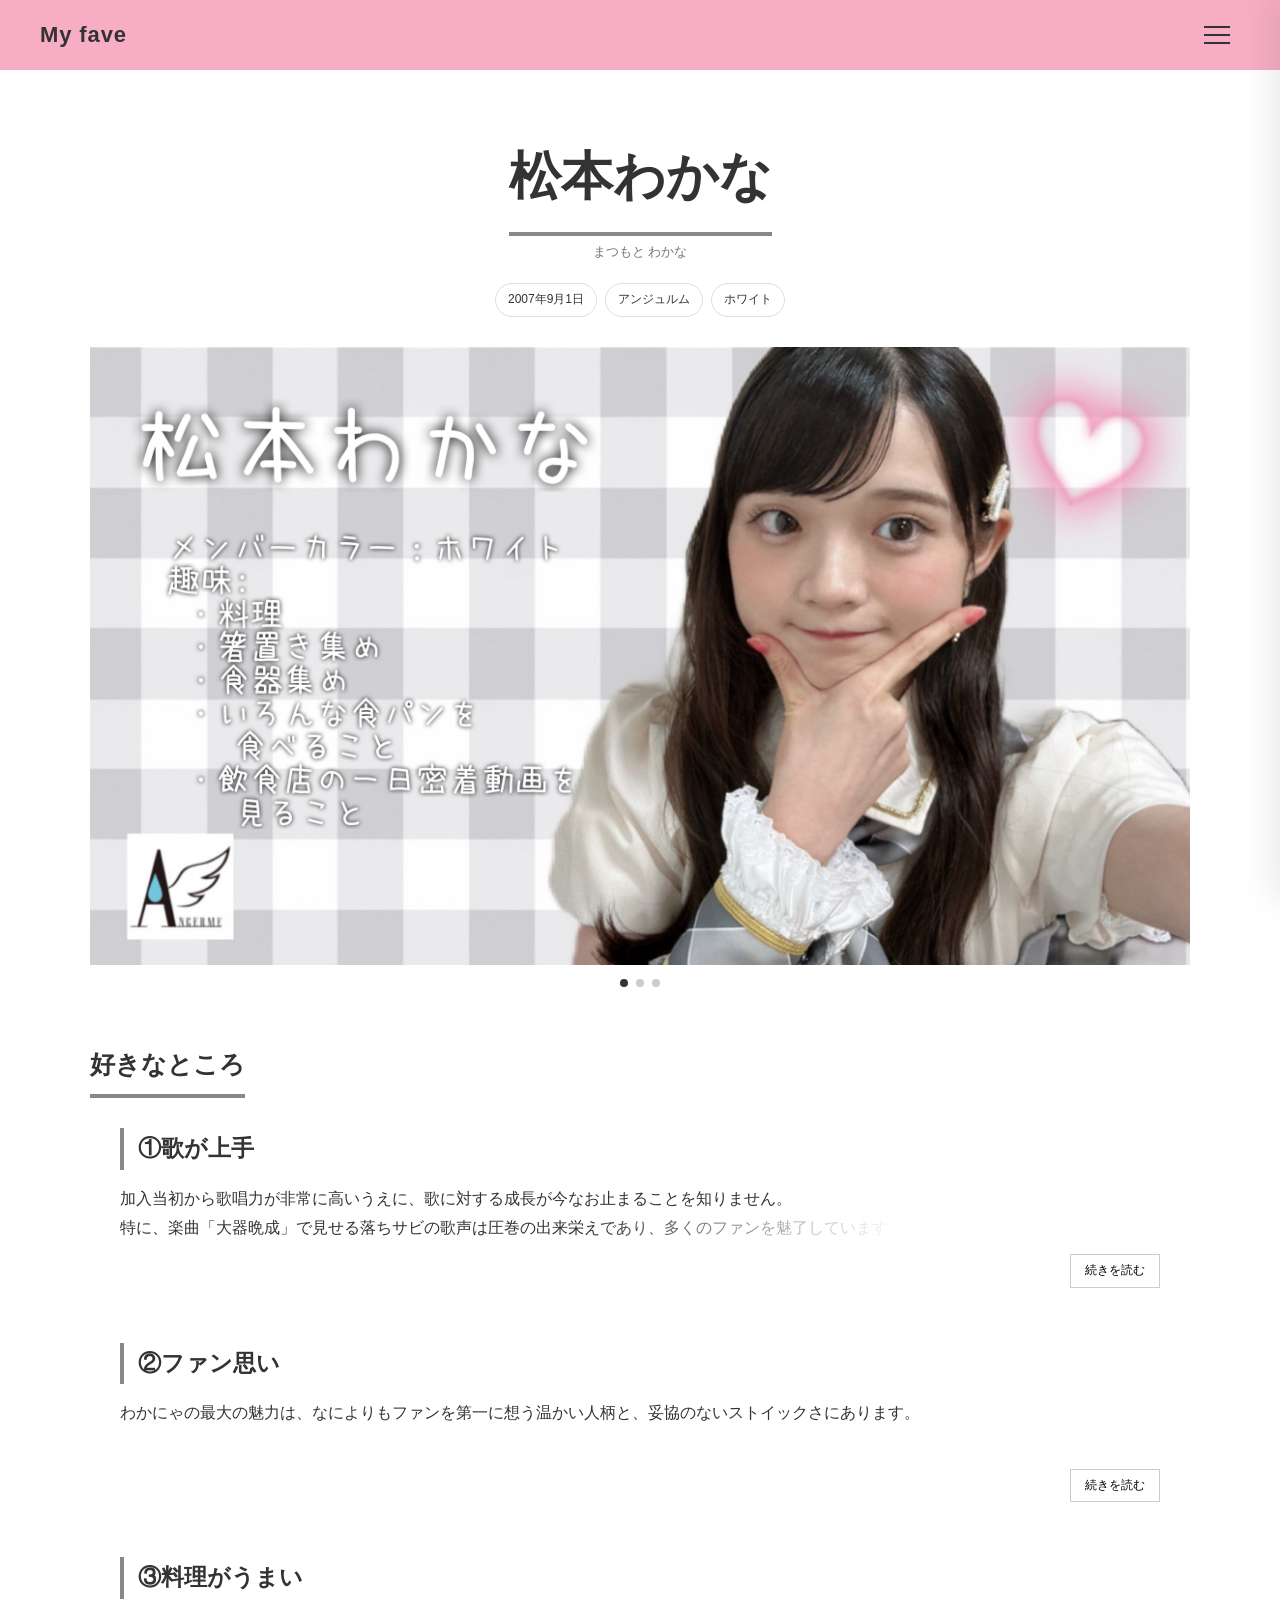
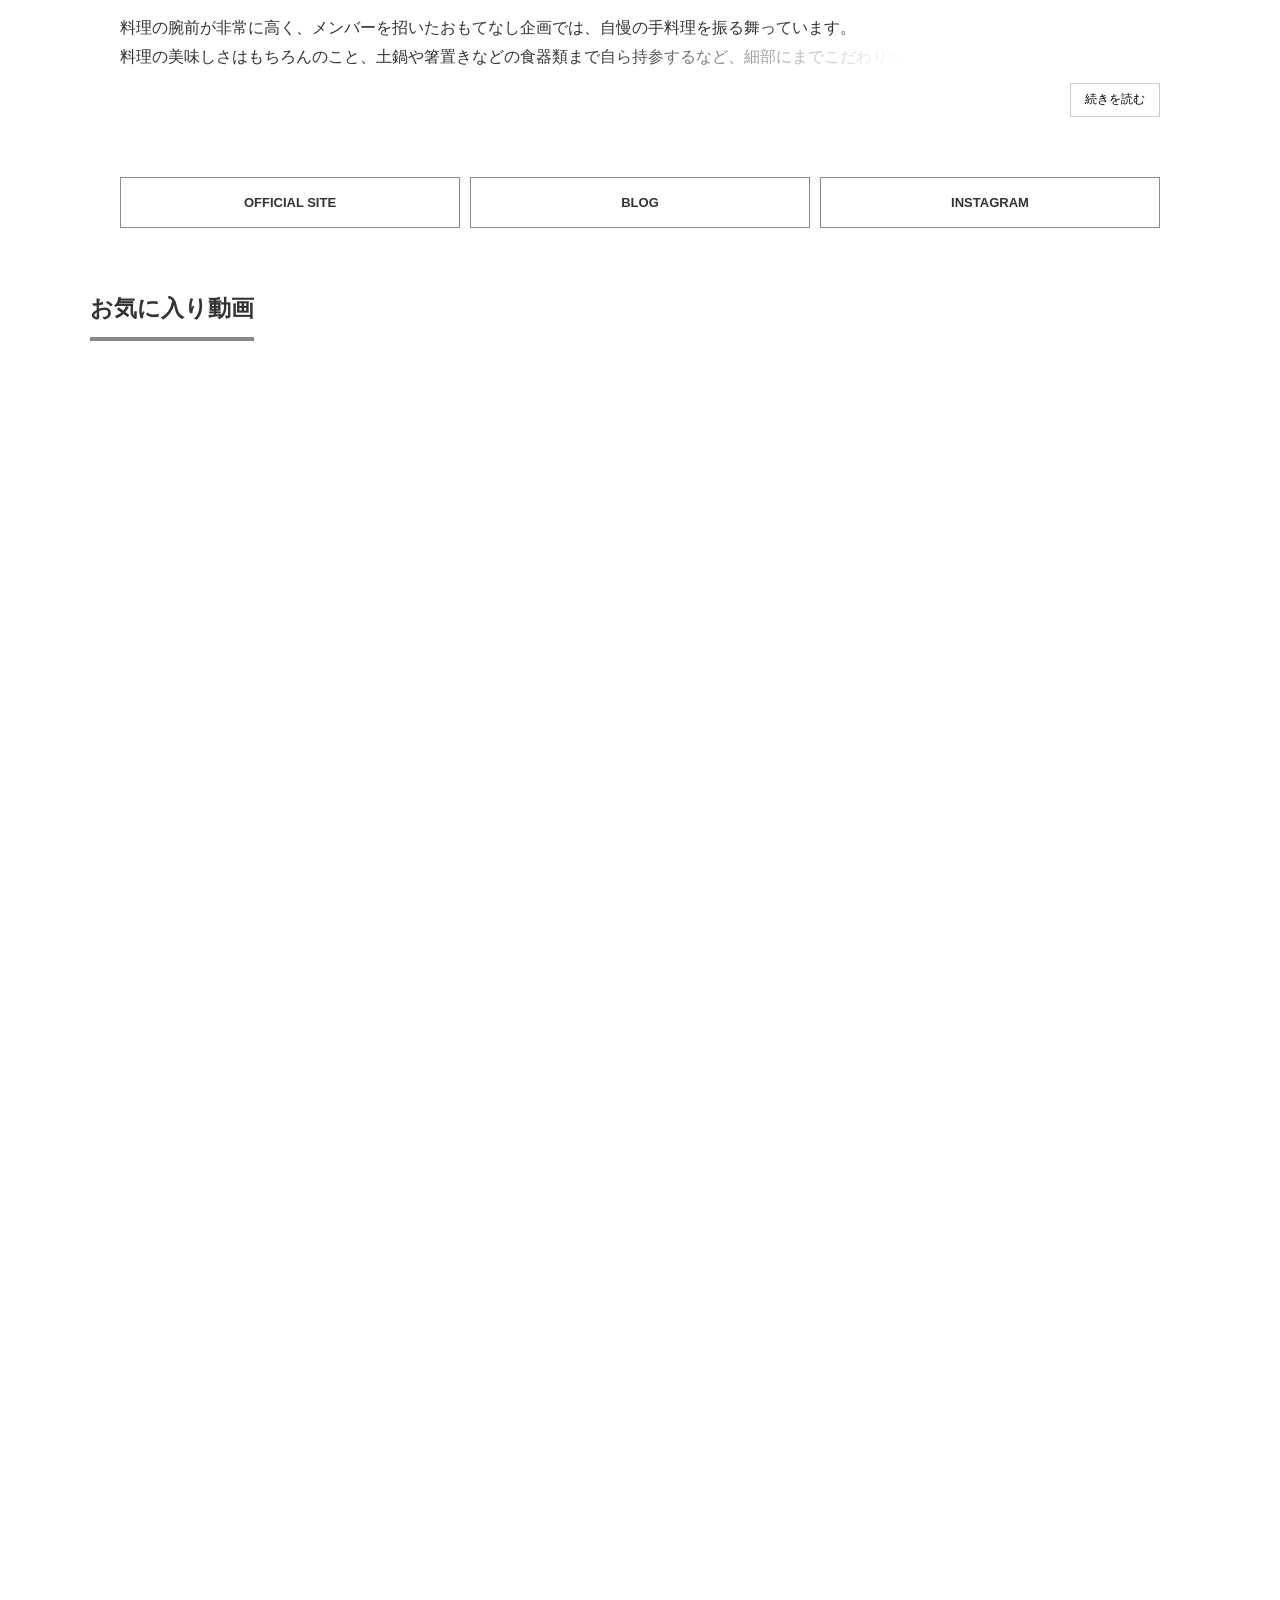
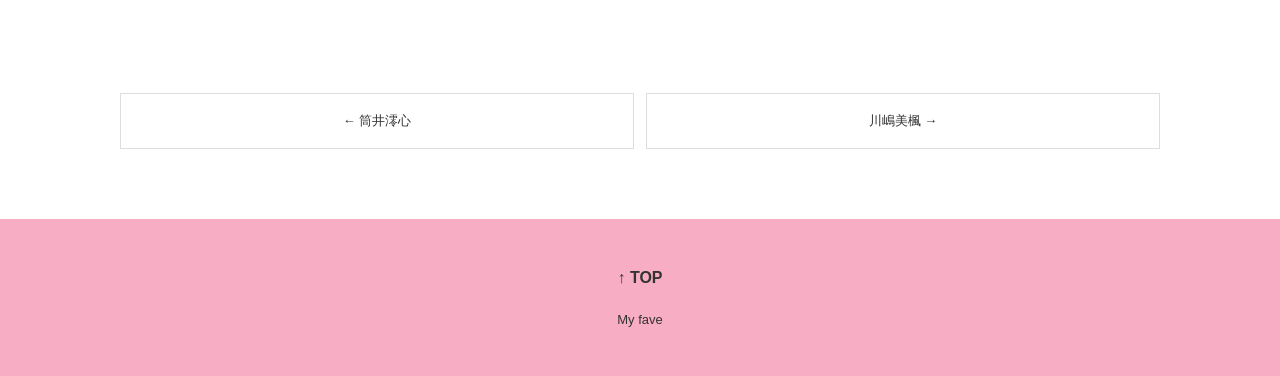
<file: wakana.html>
<!DOCTYPE html>
<html lang="ja">
<head>
  <meta charset="UTF-8">
  <meta name="viewport" content="width=device-width, initial-scale=1.0">
  <title>松本わかな | My fave</title>
  <link rel="stylesheet" href="style.css">

  <style>
    :root {
      --member-color: #888888;
    }

    .profile-header h1 {
      display: inline-block;
      padding-bottom: 8px;
      border-bottom: 4px solid #888888;
    }

    .favorite-title {
      border-bottom-color: #888888;
    }

    .external-links a {
      border-color: #888888;
    }

    .external-links a:hover {
      background: #888888;
      color: #ffffff;
    }
  </style>
</head>

<body>

  <!-- Header -->
  <header class="site-header">
    <a href="index.html" class="site-logo">My fave</a>

    <button class="menu-button" id="menu-button" aria-label="メニュー">
      <span></span>
      <span></span>
      <span></span>
    </button>
  </header>


  <!-- Menu -->
  <nav class="menu-panel" id="menu-panel">
    <a href="index.html">TOP</a>
    <a href="wakana.html">松本わかな</a>
    <a href="mifu.html">川嶋美楓</a>
    <a href="utano.html">里吉うたの</a>
    <a href="roko.html">筒井澪心</a>
  </nav>

  <div class="menu-overlay" id="menu-overlay"></div>


  <main class="profile-main">

    <!-- Profile -->
    <section class="profile-header">

      <h1>松本わかな</h1>

      <p class="profile-reading">
        まつもと わかな
      </p>

      <div class="profile-info">
        <span>2007年9月1日</span>
        <span>アンジュルム</span>
        <span>ホワイト</span>
      </div>

    </section>


    <!-- Carousel -->
    <section class="carousel" data-carousel>

      <div class="carousel-track">

        <div class="carousel-slide">
          <img src="IMG_6017.jpeg" alt="松本わかな">
        </div>

        <div class="carousel-slide">
          <img src="IMG_6014.jpeg" alt="松本わかな">
        </div>

        <div class="carousel-slide">
          <img src="IMG_6006.jpeg" alt="松本わかな">
        </div>

      </div>

      <button class="carousel-arrow carousel-prev" type="button">
        ‹
      </button>

      <button class="carousel-arrow carousel-next" type="button">
        ›
      </button>

      <div class="carousel-dots">
        <button class="carousel-dot active" type="button"></button>
        <button class="carousel-dot" type="button"></button>
        <button class="carousel-dot" type="button"></button>
      </div>

    </section>


    <!-- Favorite -->
    <h2 class="favorite-title">好きなところ</h2>


    <!-- Favorite 1 -->
    <section class="favorite-section">

      <h2>①歌が上手</h2>

      <div class="favorite-text collapsed">
        加入当初から歌唱力が非常に高いうえに、歌に対する成長が今なお止まることを知りません。<br>
        特に、楽曲「大器晩成」で見せる落ちサビの歌声は圧巻の出来栄えであり、多くのファンを魅了しています。<br>
        かくいう私も、その圧倒的な歌声に心を奪われたことがきっかけでわかにゃを好きになりました。<br>
      </div>

      <button class="read-more" type="button">
        続きを読む
      </button>

    </section>


    <!-- Favorite 2 -->
    <section class="favorite-section">

      <h2>②ファン思い</h2>

      <div class="favorite-text collapsed">
        わかにゃの最大の魅力は、なによりもファンを第一に想う温かい人柄と、妥協のないストイックさにあります。<br>
        <br>
        それを最も体感できるのがバースデーイベントです。会場では来場者一人ひとりに向けた手書きメッセージ入りのポストカードが配られたほか、参加者限定の自作Vlogが用意されるなど、ファンが心から喜ぶ趣向が凝らされていました。<br>
        さらに、全2部制で行われたイベントでは、回ごとに歌う楽曲をすべて総入れ替えするというプロフェッショナルな一面も披露しています。<br>
        <br>
        細やかな心遣いと熱心な取り組みの数々は、ファンを魅了してやまない彼女の大きな原動力となっています。<br>
      </div>

      <button class="read-more" type="button">
        続きを読む
      </button>

    </section>


    <!-- Favorite 3 -->
    <section class="favorite-section">

      <h2>③料理がうまい</h2>

      <div class="favorite-text collapsed">
        料理の腕前が非常に高く、メンバーを招いたおもてなし企画では、自慢の手料理を振る舞っています。<br>
        料理の美味しさはもちろんのこと、土鍋や箸置きなどの食器類まで自ら持参するなど、細部にまでこだわりが詰まった本格的なおもてなしを披露しています。<br>
        <br>
        いつか私も食べたい。<br>
      </div>

      <button class="read-more" type="button">
        続きを読む
      </button>

    </section>


    <!-- External links -->
    <section class="external-links">

      <a
        href="https://helloproject.com/angerme/wakana_matsumoto/"
        target="_blank"
        rel="noopener">
        OFFICIAL SITE
      </a>

      <a
        href="https://ameblo.jp/angerme-new/theme-10113863095.html"
        target="_blank"
        rel="noopener">
        BLOG
      </a>

      <a
        href="https://www.instagram.com/wakana_matsumoto.official/?utm_source=ig_web_button_share_sheet"
        target="_blank"
        rel="noopener">
        INSTAGRAM
      </a>

    </section>


    <!-- YouTube -->
    <section class="youtube-section">

      <h2>お気に入り動画</h2>

      <div class="youtube-box">
        <iframe
          src="https://www.youtube.com/embed/VgdKnqAvAG0"
          title="松本わかな YouTube"
          allowfullscreen>
        </iframe>
      </div>

      <div class="youtube-box">
        <iframe
          src="https://www.youtube.com/embed/y1XxeKaGPmk"
          title="松本わかな YouTube"
          allowfullscreen>
        </iframe>
      </div>

    </section>


    <!-- Previous / Next -->
    <nav class="profile-navigation">

      <a href="roko.html">
        ← 筒井澪心
      </a>

      <a href="mifu.html">
        川嶋美楓 →
      </a>

    </nav>

  </main>


  <!-- Footer -->
  <footer class="site-footer">

    <a href="#" class="top-link">
      ↑ TOP
    </a>

    <p>My fave</p>

  </footer>


  <script src="script.js"></script>

</body>
</html>
</file>
<file: style.css>
* {
  box-sizing: border-box;
}

html {
  scroll-behavior: smooth;
}

body {
  margin: 0;
  background: #ffffff;
  color: #333333;
  font-family:
    -apple-system,
    BlinkMacSystemFont,
    "Hiragino Kaku Gothic ProN",
    "Hiragino Sans",
    "Yu Gothic",
    "YuGothic",
    Meiryo,
    sans-serif;
  line-height: 1.8;
}

a {
  color: inherit;
  text-decoration: none;
}

button {
  font: inherit;
}


/* =========================
   Loading
   ========================= */

#loading-screen {
  position: fixed;
  inset: 0;
  z-index: 9999;
  display: flex;
  align-items: center;
  justify-content: center;
  background: #ffffff;
  transition: opacity 0.5s ease, visibility 0.5s ease;
}

#loading-screen.hide {
  opacity: 0;
  visibility: hidden;
  pointer-events: none;
}

#loading-number {
  font-size: 48px;
  font-weight: 300;
  letter-spacing: 0.08em;
}


/* =========================
   Header
   ========================= */

.site-header {
  position: sticky;
  top: 0;
  z-index: 1000;
  height: 70px;
  display: flex;
  align-items: center;
  justify-content: space-between;
  padding: 0 20px;
  background: #F7ADC3;
}

.site-logo {
  font-size: 22px;
  font-weight: 700;
  letter-spacing: 0.04em;
}

.menu-button {
  width: 46px;
  height: 46px;
  padding: 10px;
  border: 0;
  background: transparent;
  cursor: pointer;
  display: flex;
  flex-direction: column;
  justify-content: center;
  gap: 6px;
}

.menu-button span {
  display: block;
  width: 26px;
  height: 2px;
  margin-left: auto;
  background: #333333;
  transition: transform 0.3s ease, opacity 0.3s ease;
}

.menu-button.open span:nth-child(1) {
  transform: translateY(8px) rotate(45deg);
}

.menu-button.open span:nth-child(2) {
  opacity: 0;
}

.menu-button.open span:nth-child(3) {
  transform: translateY(-8px) rotate(-45deg);
}


/* =========================
   Menu
   ========================= */

.menu-panel {
  position: fixed;
  top: 0;
  right: 0;
  z-index: 2000;
  width: 72%;
  max-width: 360px;
  height: 100vh;
  padding: 100px 28px 40px;
  background: #ffffff;
  transform: translateX(100%);
  transition: transform 0.4s ease;
  box-shadow: -10px 0 30px rgba(0, 0, 0, 0.08);
}

.menu-panel.open {
  transform: translateX(0);
}

.menu-panel a {
  display: block;
  padding: 18px 0;
  border-bottom: 1px solid #eeeeee;
  font-size: 17px;
  font-weight: 600;
}

.menu-overlay {
  position: fixed;
  inset: 0;
  z-index: 1500;
  background: rgba(0, 0, 0, 0.25);
  opacity: 0;
  visibility: hidden;
  transition: opacity 0.3s ease, visibility 0.3s ease;
}

.menu-overlay.open {
  opacity: 1;
  visibility: visible;
}


/* =========================
   Main
   ========================= */

main {
  width: min(100% - 32px, 1000px);
  margin: 0 auto;
  animation: pageFadeIn 0.8s ease both;
}

.intro {
  padding: 70px 0 45px;
  text-align: center;
}

.intro h1 {
  display: inline-block;
  margin: 0 0 25px;
  padding-bottom: 8px;
  border-bottom: 4px solid #F7ADC3;
  font-size: clamp(38px, 10vw, 70px);
  font-weight: 700;
  letter-spacing: 0.04em;
}


/* =========================
   Intro image
   ========================= */

.intro-image {
  width: 100%;
  margin: 0 auto 30px;
}

.intro-image img {
  display: block;
  width: 100%;
  max-height: 500px;
  object-fit: cover;
}


/* =========================
   Intro text
   ========================= */

.intro p {
  max-width: 760px;
  margin: 0 auto;
  font-size: 14px;
}


/* =========================
   Member cards
   ========================= */

.members {
  display: grid;
  grid-template-columns: 1fr 1fr;
  gap: 14px;
  margin-bottom: 80px;
}

.member-card {
  display: block;
  overflow: hidden;
  background: #ffffff;
  border: 1px solid #eeeeee;
  transition: transform 0.3s ease, box-shadow 0.3s ease;
}

.member-card:hover {
  transform: translateY(-4px);
  box-shadow: 0 12px 30px rgba(0, 0, 0, 0.08);
}

.member-card img {
  display: block;
  width: 100%;
  aspect-ratio: 1 / 1;
  object-fit: cover;
}

.member-card h2 {
  margin: 14px 14px 2px;
  font-size: 18px;
}

.member-card p {
  margin: 0 14px 16px;
  color: #777777;
  font-size: 13px;
}


/* =========================
   Otaku comment
   ========================= */

.otaku-comment {
  margin-bottom: 100px;
  text-align: center;
}

.otaku-comment > h2 {
  display: inline-block;
  margin: 0 0 25px;
  padding-bottom: 7px;
  border-bottom: 4px solid #F7ADC3;
  font-size: 25px;
}

.comment-card {
  padding: 35px 22px;
  text-align: center;
}

.comment-card p {
  margin: 0 auto 25px;
  padding: 28px 20px;
  border: 2px solid #F7ADC3;
  font-size: 18px;
  font-weight: 600;
}

#random-button {
  padding: 10px 30px;
  border: 0;
  border-radius: 999px;
  background: #F7ADC3;
  color: #333333;
  cursor: pointer;
  transition: opacity 0.2s ease, transform 0.2s ease;
}

#random-button:hover {
  opacity: 0.8;
}

#random-button:active {
  transform: scale(0.96);
}


/* =========================
   Footer
   ========================= */

.site-footer {
  padding: 45px 20px;
  background: #F7ADC3;
  text-align: center;
}

.top-link {
  display: inline-block;
  margin-bottom: 15px;
  font-weight: 600;
}

.site-footer p {
  margin: 0;
  font-size: 13px;
}


/* =========================
   Page animation
   ========================= */

@keyframes pageFadeIn {
  from {
    opacity: 0;
    transform: translateY(12px);
  }

  to {
    opacity: 1;
    transform: translateY(0);
  }
}


/* =========================
   Profile page
   ========================= */

.profile-main {
  padding-bottom: 70px;
}

.profile-header {
  padding: 60px 0 30px;
  text-align: center;
}

.profile-header h1 {
  margin: 0;
  font-size: clamp(30px, 8vw, 52px);
}

.profile-reading {
  margin: 4px 0 15px;
  color: #777777;
  font-size: 13px;
}

.profile-info {
  display: flex;
  flex-wrap: wrap;
  justify-content: center;
  gap: 8px;
  margin-top: 20px;
}

.profile-info span {
  padding: 5px 12px;
  border: 1px solid #dddddd;
  border-radius: 999px;
  font-size: 12px;
}


/* =========================
   Carousel
   ========================= */

.carousel {
  position: relative;
  overflow: hidden;
  margin: 0 auto 55px;
}

.carousel-track {
  display: flex;
  transition: transform 0.4s ease;
}

.carousel-slide {
  min-width: 100%;
}

.carousel-slide img {
  display: block;
  width: 100%;
  max-height: 650px;
  object-fit: cover;
}

.carousel-arrow {
  display: none;
}

.carousel-prev {
  left: 12px;
}

.carousel-next {
  right: 12px;
}

.carousel-dots {
  display: flex;
  justify-content: center;
  gap: 8px;
  padding-top: 14px;
}

.carousel-dot {
  width: 8px;
  height: 8px;
  padding: 0;
  border: 0;
  border-radius: 50%;
  background: #cccccc;
  cursor: pointer;
}

.carousel-dot.active {
  background: #333333;
}


/* =========================
   Favorite sections
   ========================= */

.favorite-title {
  display: inline-block;
  margin: 0 0 30px;
  padding-bottom: 7px;
  border-bottom: 4px solid var(--member-color, #333333);
  font-size: 25px;
}

.favorite-section {
  margin: 0 18px 55px;
}

.favorite-section h2 {
  margin: 0 0 15px;
  padding-left: 14px;
  border-left: 4px solid var(--member-color, #333333);
  font-size: 23px;
}

.favorite-text {
  position: relative;
}

.favorite-text.collapsed {
  max-height: 3.6em;
  overflow: hidden;
}

.favorite-text.collapsed::after {
  content: "";
  position: absolute;
  right: 0;
  bottom: 0;
  width: 55%;
  height: 1.8em;
  background: linear-gradient(to right, transparent, #ffffff 55%);
}

.read-more {
  display: block;
  max-width: 100%;
  margin: 12px 0 0 auto;
  padding: 5px 14px;
  border: 1px solid #cccccc;
  background: #ffffff;
  cursor: pointer;
  font-size: 12px;
  white-space: nowrap;
}


/* =========================
   External links
   ========================= */

.external-links {
  display: grid;
  grid-template-columns: 1fr;
  gap: 10px;
  margin: 60px 18px;
}

.external-links a {
  display: block;
  padding: 13px;
  border: 1px solid var(--member-color, #333333);
  text-align: center;
  font-size: 13px;
  font-weight: 600;
  transition: background 0.2s ease, color 0.2s ease;
}


/*
   松本わかなのホワイトは
   白背景でも枠が見えるようにグレーを使用
*/
.profile-main .external-links a {
  border-color: var(--member-color, #333333);
}

.external-links a:hover {
  background: var(--member-color, #333333);
  color: #ffffff;
}


/* =========================
   YouTube
   ========================= */

.youtube-section {
  margin: 60px 0;
}

.youtube-section h2 {
  display: inline-block;
  margin: 0 0 25px;
  padding-bottom: 7px;
  border-bottom: 4px solid var(--member-color, #333333);
  font-size: 23px;
}

.youtube-box {
  position: relative;
  width: 100%;
  aspect-ratio: 16 / 9;
  margin-bottom: 20px;
}

.youtube-box iframe {
  position: absolute;
  inset: 0;
  width: 100%;
  height: 100%;
  border: 0;
}


/* =========================
   Previous / Next
   ========================= */

.profile-navigation {
  display: grid;
  grid-template-columns: 1fr 1fr;
  gap: 12px;
  margin: 70px 18px 0;
}

.profile-navigation a {
  min-width: 0;
  padding: 15px 8px;
  border: 1px solid #dddddd;
  text-align: center;
  font-size: 13px;
  white-space: nowrap;
  overflow: hidden;
  text-overflow: ellipsis;
}

.profile-navigation a:last-child {
  grid-column: 2;
}


/* =========================
   PC
   ========================= */

@media (min-width: 700px) {

  .site-header {
    padding: 0 40px;
  }

  main {
    width: min(100% - 80px, 1100px);
  }

  .intro {
    padding-top: 100px;
  }

  .members {
    grid-template-columns: repeat(4, 1fr);
    gap: 20px;
  }

  .member-card h2 {
    font-size: 19px;
  }

  .external-links {
    grid-template-columns: repeat(3, 1fr);
    margin-left: 30px;
    margin-right: 30px;
  }

  .intro-image {
    max-width: 800px;
  }

  .favorite-section {
    margin-left: 30px;
    margin-right: 30px;
  }

  .profile-navigation {
    margin-left: 30px;
    margin-right: 30px;
  }
}
</file>
